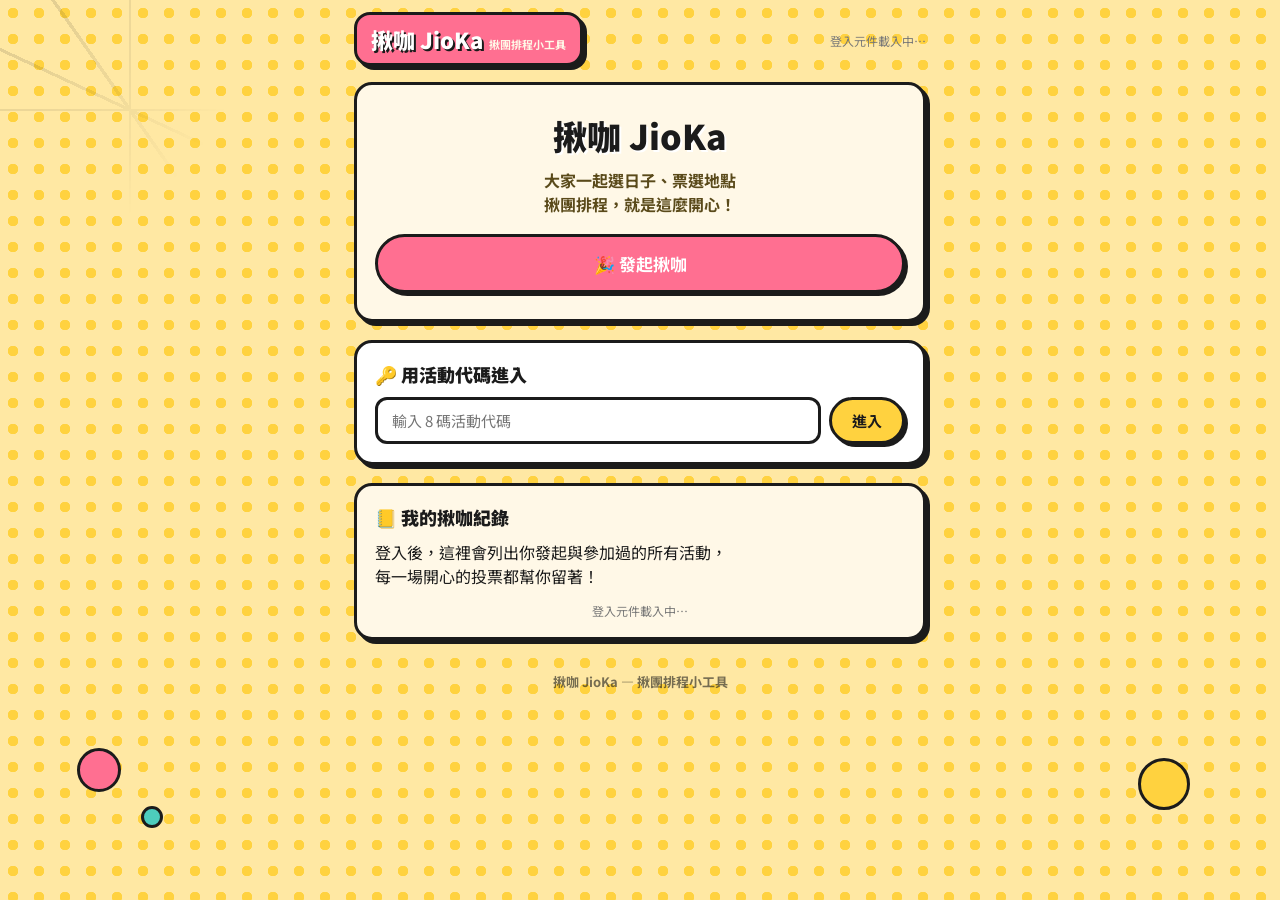
<file: docs/index.html>
<!DOCTYPE html>
<html lang="zh-Hant">
<head>
  <meta charset="UTF-8">
  <meta name="viewport" content="width=device-width, initial-scale=1.0, viewport-fit=cover">
  <meta name="description" content="揪咖 JioKa — 揪團排程小工具：用月曆勾選方便的日期時段、票選地點，輕鬆敲定聚會！">
  <title>揪咖 JioKa — 揪團排程小工具</title>
  <link rel="preconnect" href="https://fonts.googleapis.com">
  <link rel="preconnect" href="https://fonts.gstatic.com" crossorigin>
  <link href="https://fonts.googleapis.com/css2?family=Noto+Sans+TC:wght@400;500;700;900&display=swap" rel="stylesheet">
  <link rel="stylesheet" href="style.css">
  <link rel="icon" href="data:image/svg+xml,<svg xmlns='http://www.w3.org/2000/svg' viewBox='0 0 100 100'><text y='0.9em' font-size='90'>🎉</text></svg>">
</head>
<body>
  <!-- 漫畫風背景裝飾（halftone 網點 + 速度線，純 CSS 產生） -->
  <div class="bg-decoration" aria-hidden="true">
    <div class="speed-lines"></div>
    <div class="float-dot dot-pink"></div>
    <div class="float-dot dot-mint"></div>
    <div class="float-dot dot-yellow"></div>
  </div>

  <div id="app">
    <header id="topbar" class="topbar"></header>
    <main id="view" class="view">
      <div class="loading-card">
        <div class="loading-star">★</div>
        <p>揪咖載入中…</p>
      </div>
    </main>
    <footer class="footer">揪咖 JioKa — 揪團排程小工具</footer>
  </div>

  <div id="toast-root" aria-live="polite"></div>
  <div id="modal-root"></div>

  <script src="https://accounts.google.com/gsi/client" async defer></script>
  <script src="config.js"></script>
  <script src="app.js"></script>
</body>
</html>
</file>
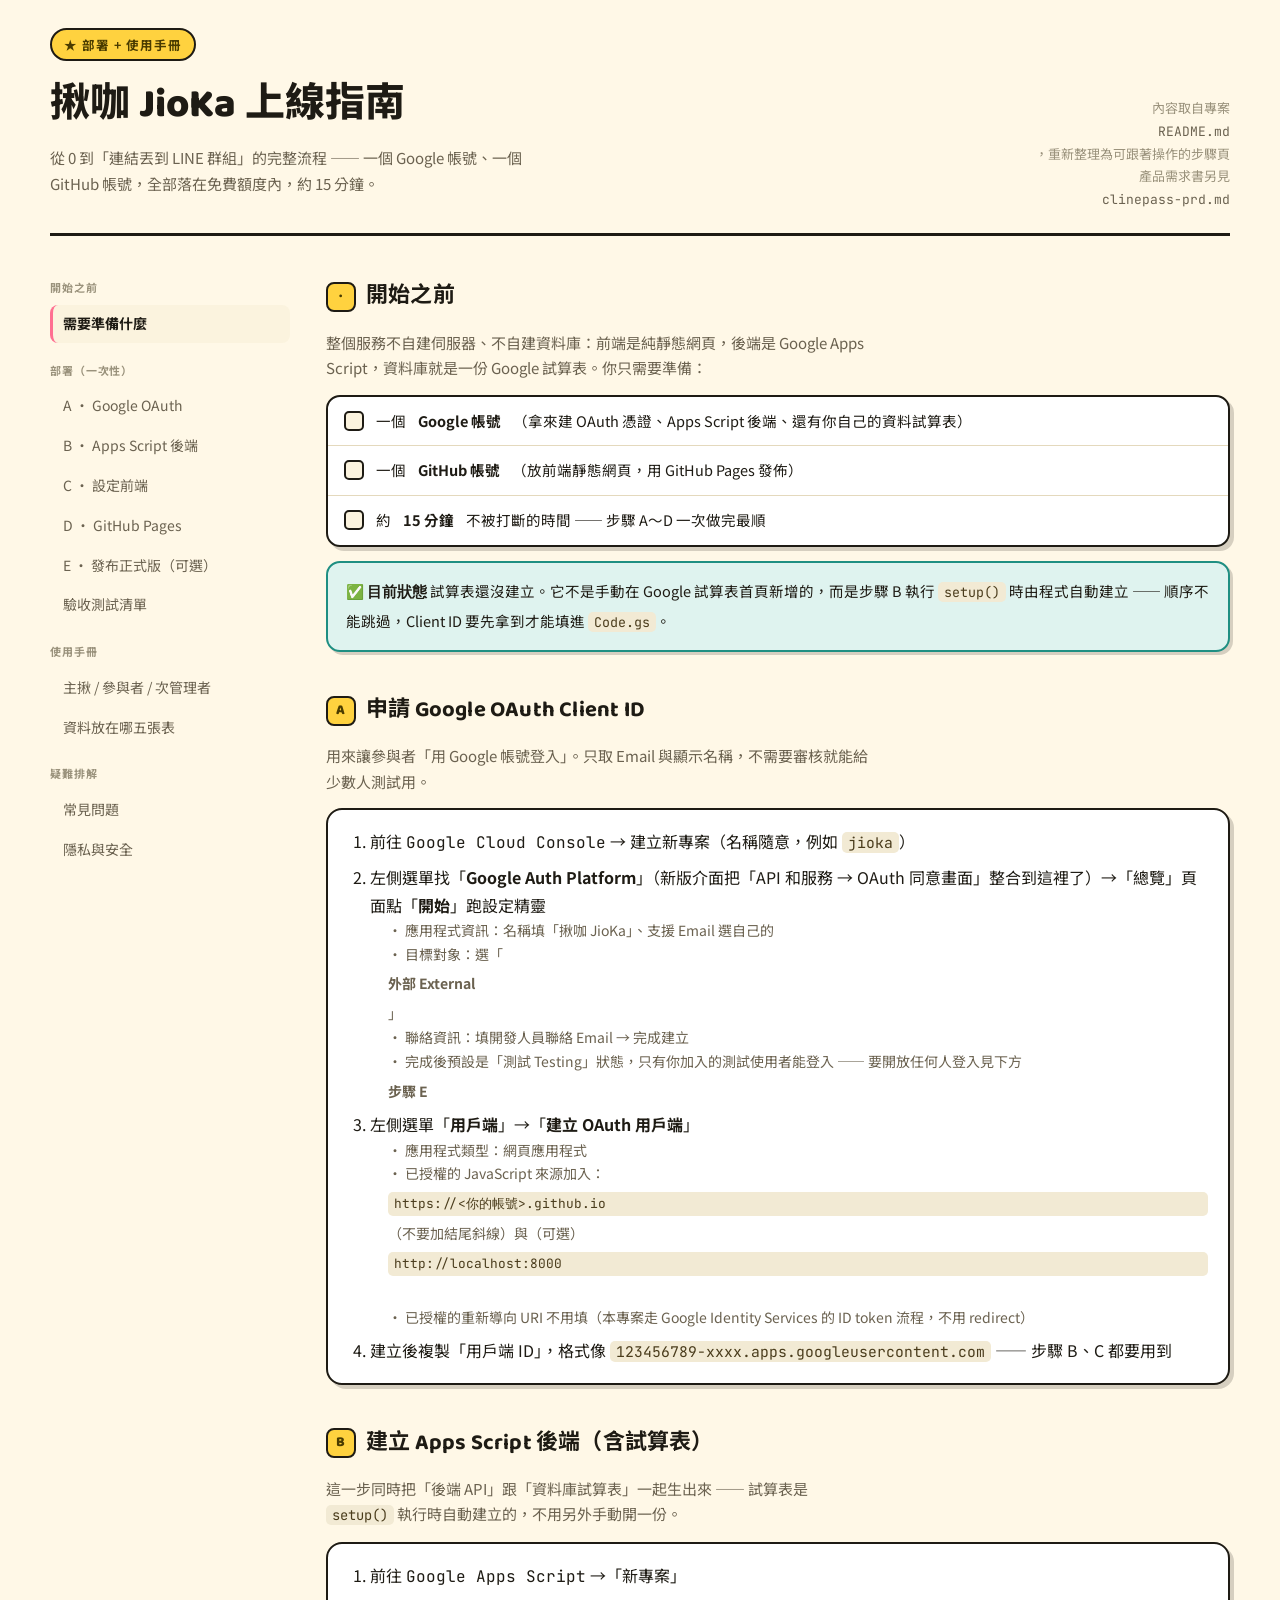
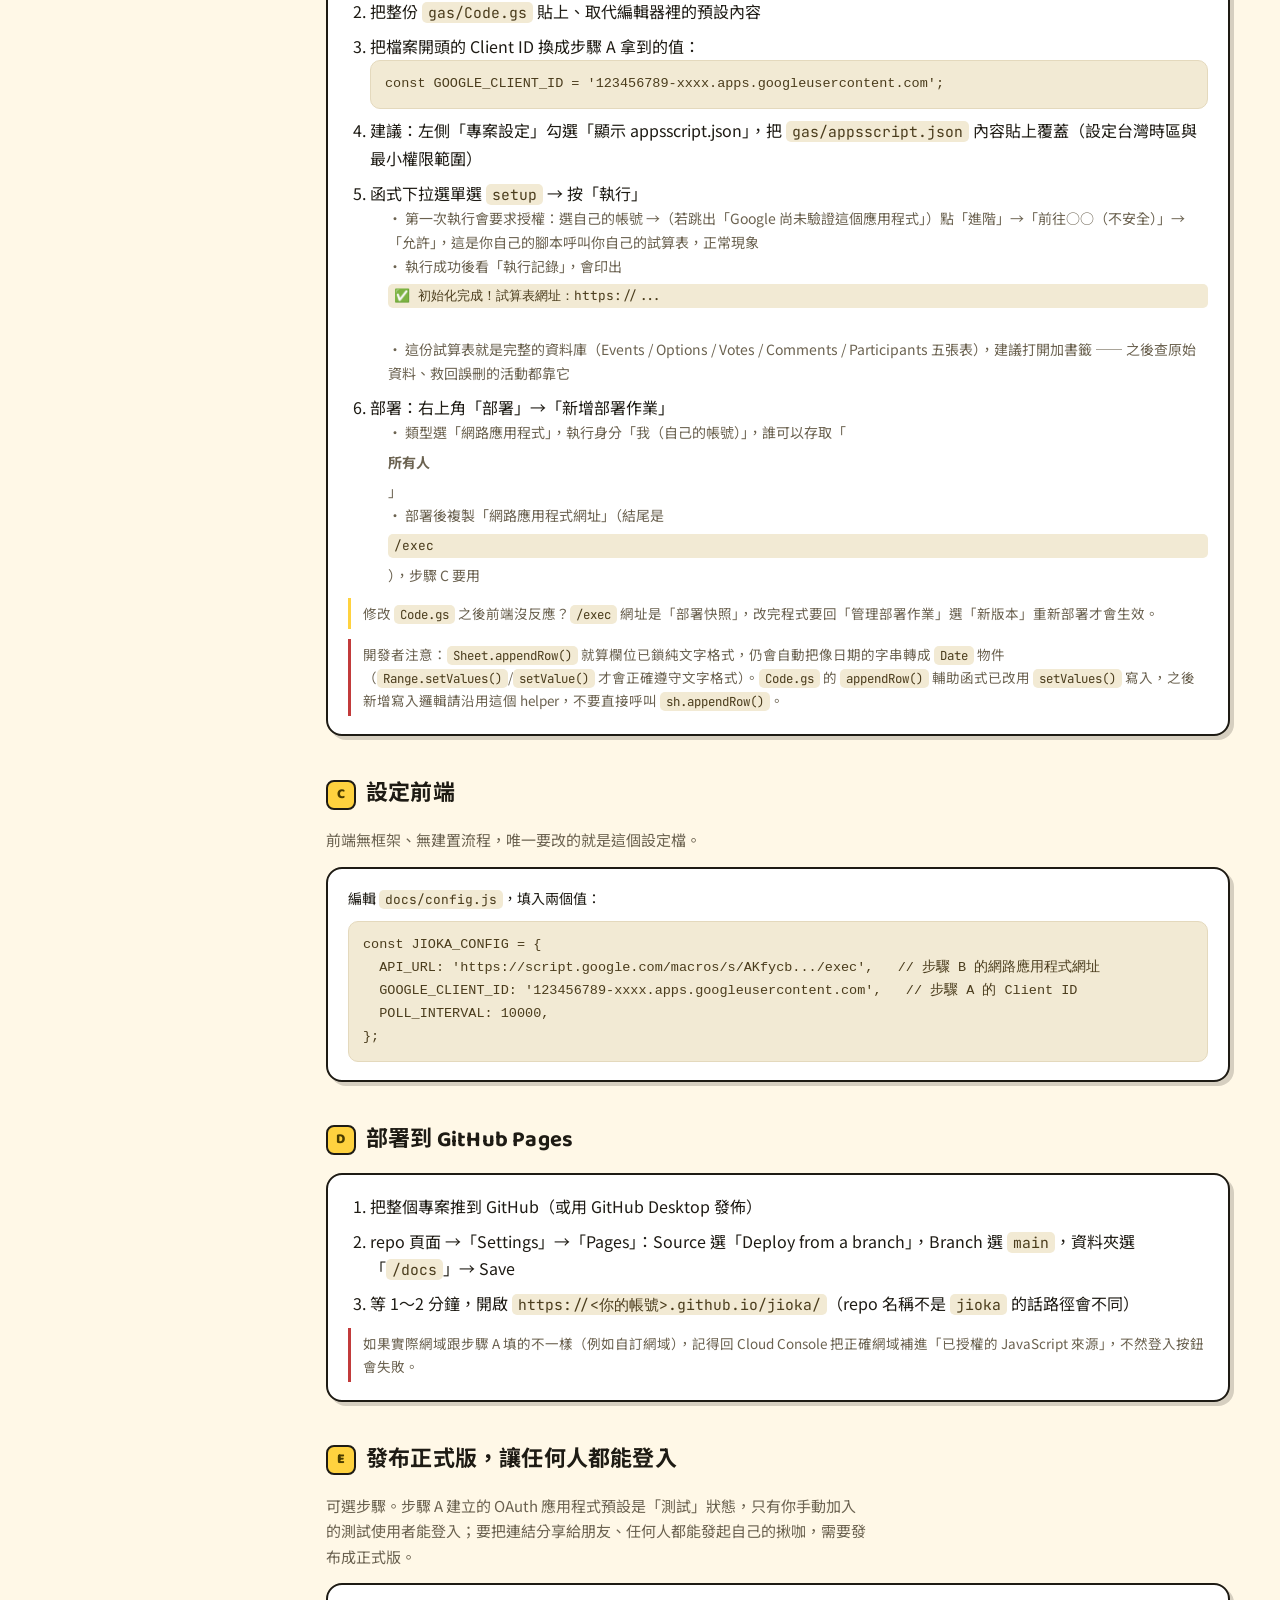
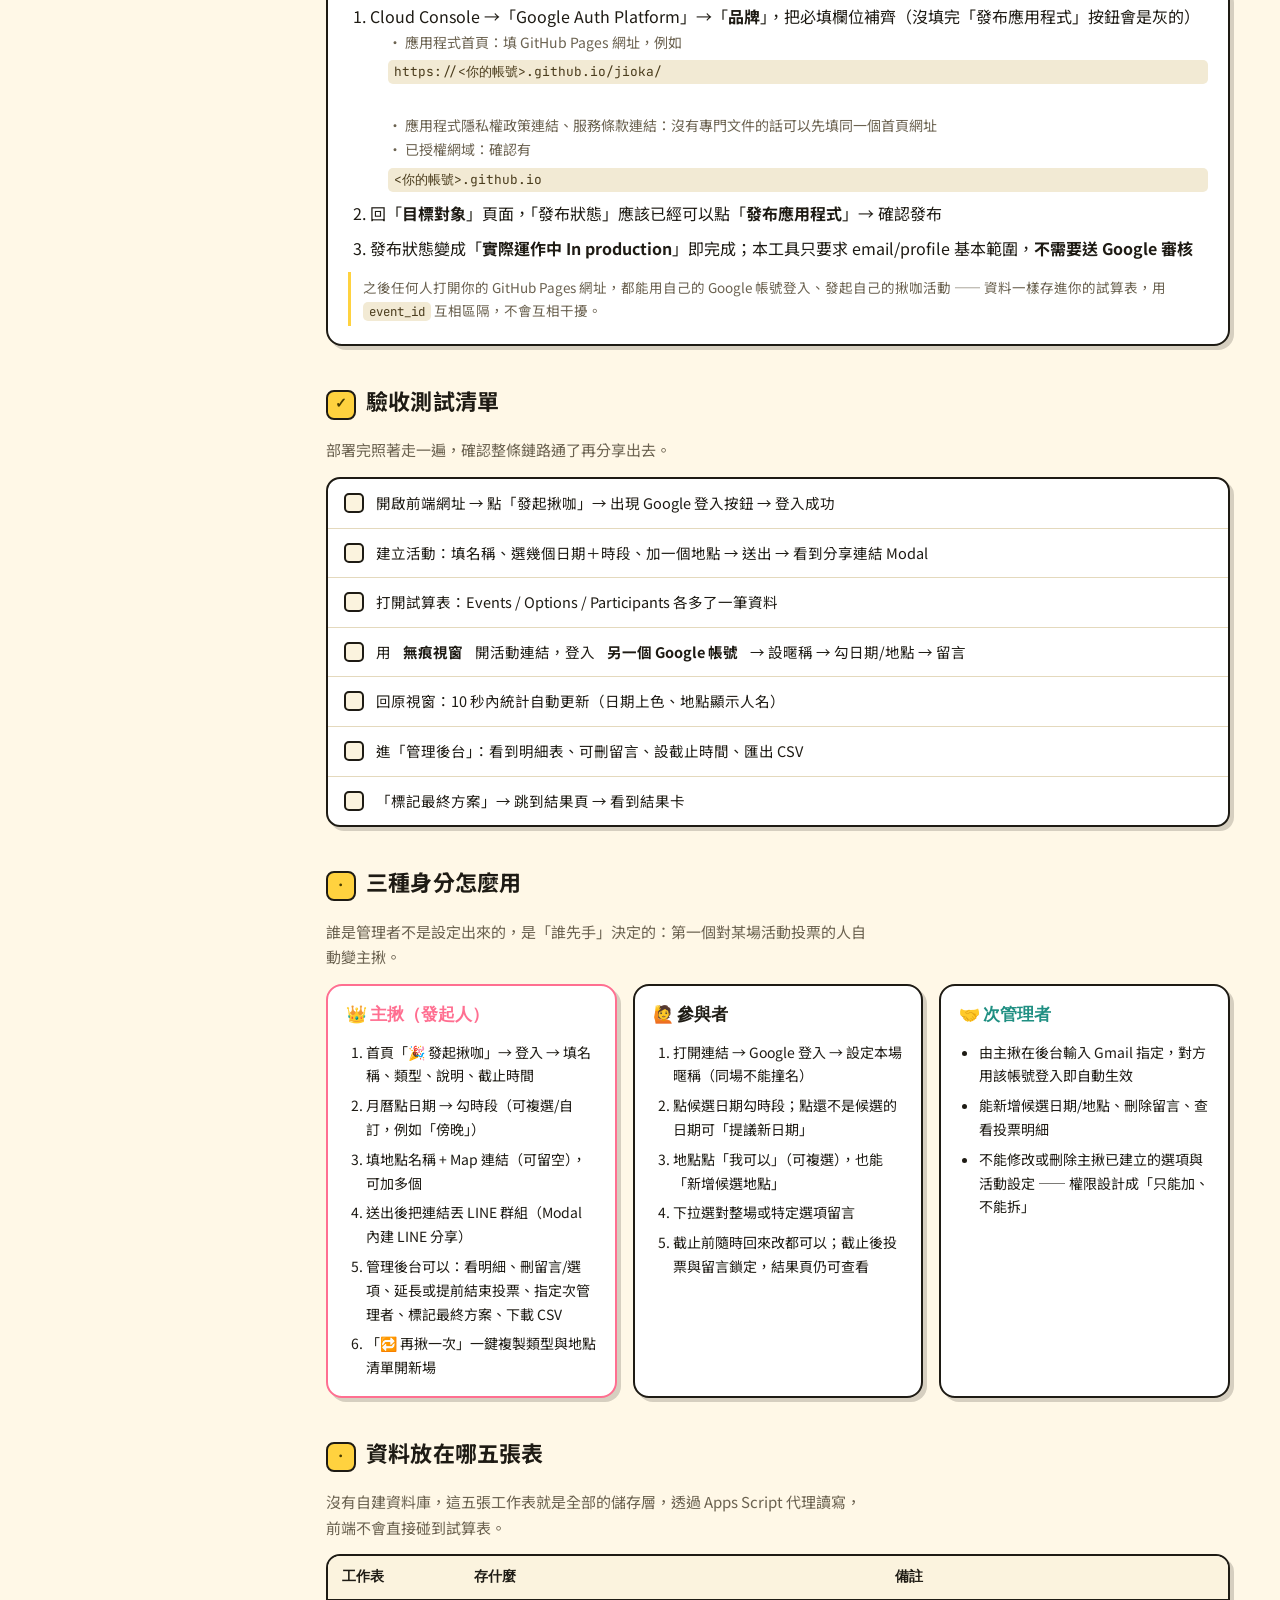
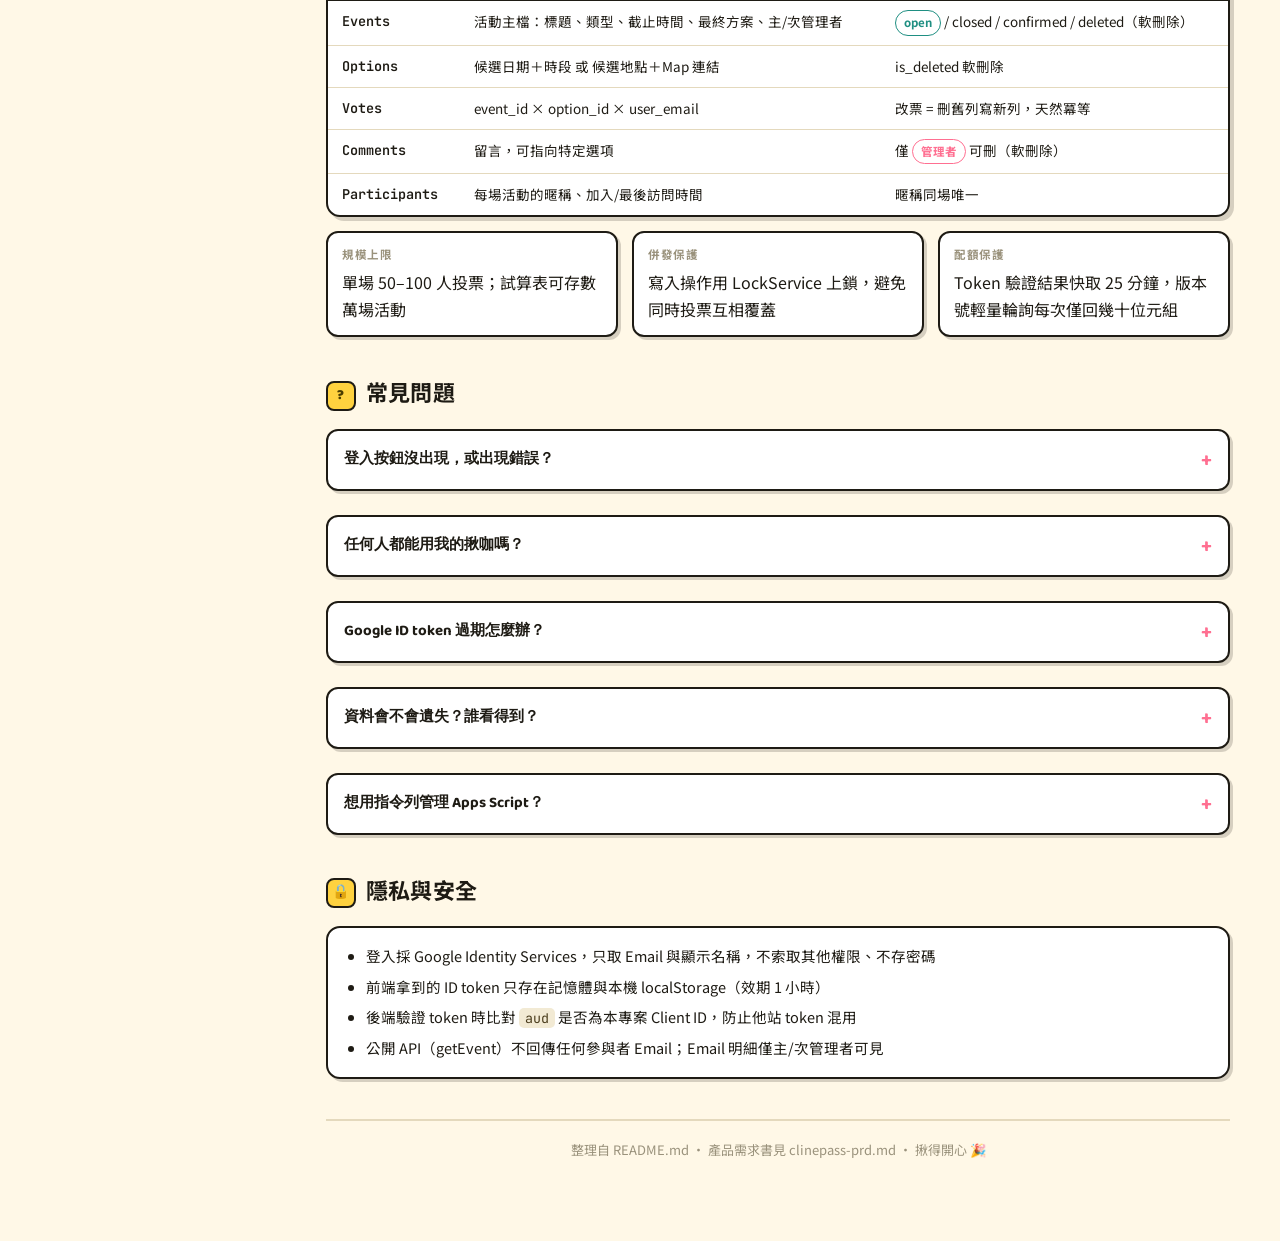
<file: docs/guide.html>
<!DOCTYPE html>
<html lang="zh-Hant">
<head>
<meta charset="UTF-8">
<meta name="viewport" content="width=device-width, initial-scale=1.0">
<title>揪咖部署手冊</title>
<link rel="icon" href="data:image/svg+xml,<svg xmlns='http://www.w3.org/2000/svg' viewBox='0 0 100 100'><text y='0.9em' font-size='90'>🎉</text></svg>">
<style>
  @import url('https://fonts.googleapis.com/css2?family=Baloo+2:wght@500;600;700;800&family=Noto+Sans+TC:wght@400;500;700;900&family=JetBrains+Mono:wght@400;500;600&display=swap');

  :root {
    --bg: #FFF8E7;
    --surface: #FFFFFF;
    --surface-soft: #FBF3DE;
    --ink: #1E1B14;
    --ink-soft: #6b6250;
    --ink-faint: #9a927c;
    --border: #1E1B14;
    --border-soft: #e4d9bd;
    --yellow: #FFD23F;
    --yellow-ink: #4a3c00;
    --pink: #FF6F91;
    --mint: #1f8f82;
    --mint-bg: #dff3ef;
    --code-bg: #f2ead4;
    --code-ink: #4a3c1c;
    --shadow: rgba(30, 27, 20, 0.18);
    --danger: #c23b3b;
    --danger-bg: #fbe6e6;
  }
  @media (prefers-color-scheme: dark) {
    :root:not([data-theme="light"]) {
      --bg: #1a170f;
      --surface: #242019;
      --surface-soft: #2b2519;
      --ink: #f3ecd9;
      --ink-soft: #c6bda3;
      --ink-faint: #8d846c;
      --border: #f3ecd9;
      --border-soft: #3c3524;
      --yellow: #FFD23F;
      --yellow-ink: #2a2200;
      --pink: #ff8aa4;
      --mint: #5fd6c6;
      --mint-bg: #163531;
      --code-bg: #2c2718;
      --code-ink: #ecd9a8;
      --shadow: rgba(0, 0, 0, 0.45);
      --danger: #ff8a8a;
      --danger-bg: #3a1f1f;
    }
  }
  :root[data-theme="dark"] {
    --bg: #1a170f;
    --surface: #242019;
    --surface-soft: #2b2519;
    --ink: #f3ecd9;
    --ink-soft: #c6bda3;
    --ink-faint: #8d846c;
    --border: #f3ecd9;
    --border-soft: #3c3524;
    --yellow: #FFD23F;
    --yellow-ink: #2a2200;
    --pink: #ff8aa4;
    --mint: #5fd6c6;
    --mint-bg: #163531;
    --code-bg: #2c2718;
    --code-ink: #ecd9a8;
    --shadow: rgba(0, 0, 0, 0.45);
    --danger: #ff8a8a;
    --danger-bg: #3a1f1f;
  }

  * { box-sizing: border-box; }
  html { background: var(--bg); }
  body {
    background: var(--bg);
    color: var(--ink);
    font-family: 'Noto Sans TC', 'PingFang TC', sans-serif;
    line-height: 1.7;
    padding-inline: 20px;
    margin: 0;
  }
  a { color: inherit; }
  h1, h2, h3 { font-family: 'Baloo 2', 'Noto Sans TC', sans-serif; text-wrap: balance; letter-spacing: 0.2px; }
  code, .mono { font-family: 'JetBrains Mono', ui-monospace, monospace; }

  .shell {
    max-width: 1180px;
    margin: 0 auto;
    display: grid;
    grid-template-columns: 240px minmax(0, 1fr);
    gap: 36px;
    padding-block: 28px 80px;
  }
  @media (max-width: 860px) {
    .shell { grid-template-columns: 1fr; }
  }

  /* ---- masthead ---- */
  .masthead {
    grid-column: 1 / -1;
    display: flex;
    flex-wrap: wrap;
    align-items: flex-end;
    justify-content: space-between;
    gap: 16px;
    padding-bottom: 22px;
    border-bottom: 3px solid var(--border);
    margin-bottom: 6px;
  }
  .masthead .eyebrow {
    display: inline-flex;
    align-items: center;
    gap: 8px;
    font-size: 12.5px;
    font-weight: 700;
    letter-spacing: 0.08em;
    text-transform: uppercase;
    color: var(--yellow-ink);
    background: var(--yellow);
    border: 2px solid var(--border);
    border-radius: 999px;
    padding: 4px 12px;
    width: fit-content;
    margin-bottom: 10px;
  }
  .masthead h1 { font-size: clamp(28px, 4vw, 40px); font-weight: 800; margin: 0; }
  .masthead .tagline { color: var(--ink-soft); font-size: 15px; margin-top: 6px; max-width: 62ch; }
  .masthead .meta { text-align: right; font-size: 13px; color: var(--ink-faint); }
  .masthead .meta .mono { display: block; color: var(--ink-soft); margin-top: 2px; }

  /* ---- nav ---- */
  nav.toc {
    align-self: start;
    position: sticky;
    top: 20px;
    display: flex;
    flex-direction: column;
    gap: 2px;
    font-size: 14px;
  }
  nav.toc .group-label {
    font-size: 11px;
    font-weight: 700;
    letter-spacing: 0.08em;
    text-transform: uppercase;
    color: var(--ink-faint);
    margin: 16px 0 6px;
  }
  nav.toc .group-label:first-child { margin-top: 0; }
  nav.toc a {
    text-decoration: none;
    color: var(--ink-soft);
    padding: 7px 10px;
    border-radius: 8px;
    border-left: 3px solid transparent;
  }
  nav.toc a:hover { background: var(--surface-soft); color: var(--ink); }
  nav.toc a.current { color: var(--ink); font-weight: 700; border-left-color: var(--pink); background: var(--surface-soft); }

  main { min-width: 0; display: flex; flex-direction: column; gap: 40px; }

  .callout {
    border: 2px solid var(--border);
    background: var(--surface);
    border-radius: 14px;
    padding: 16px 18px;
    box-shadow: 3px 3px 0 var(--shadow);
    font-size: 14.5px;
  }
  .callout.note { background: var(--mint-bg); border-color: var(--mint); }
  .callout strong.tag {
    display: inline-block;
    font-family: 'Baloo 2', sans-serif;
    font-weight: 700;
    margin-bottom: 4px;
  }

  section { scroll-margin-top: 18px; display: flex; flex-direction: column; gap: 14px; }
  section > h2 {
    font-size: 22px;
    display: flex;
    align-items: center;
    gap: 10px;
    margin: 0;
  }
  section > h2 .num {
    font-family: 'Baloo 2', sans-serif;
    font-weight: 800;
    font-size: 14px;
    color: var(--yellow-ink);
    background: var(--yellow);
    border: 2px solid var(--border);
    border-radius: 8px;
    min-width: 30px;
    height: 30px;
    display: inline-flex;
    align-items: center;
    justify-content: center;
  }
  section > p.lead { color: var(--ink-soft); margin: 0; max-width: 68ch; font-size: 15px; }

  .step {
    border: 2px solid var(--border);
    background: var(--surface);
    border-radius: 16px;
    padding: 18px 20px;
    box-shadow: 4px 4px 0 var(--shadow);
    display: flex;
    flex-direction: column;
    gap: 10px;
  }
  .step h3 {
    margin: 0;
    font-size: 17px;
    display: flex;
    align-items: baseline;
    gap: 8px;
  }
  .step h3 .letter { color: var(--pink); font-family: 'Baloo 2', sans-serif; font-weight: 800; }
  .step ol, .step ul { margin: 0; padding-left: 22px; display: flex; flex-direction: column; gap: 8px; }
  .step ol { list-style: decimal; }
  .step .sub { padding-left: 18px; display: flex; flex-direction: column; gap: 6px; font-size: 14px; color: var(--ink-soft); }

  code.inline, .kv code {
    background: var(--code-bg);
    color: var(--code-ink);
    padding: 1px 6px;
    border-radius: 5px;
    font-size: 0.92em;
  }
  pre {
    background: var(--code-bg);
    color: var(--code-ink);
    border: 1px solid var(--border-soft);
    border-radius: 10px;
    padding: 12px 14px;
    overflow-x: auto;
    font-size: 13.5px;
    margin: 0;
  }

  .field-note {
    border-left: 3px solid var(--yellow);
    padding: 4px 0 4px 12px;
    font-size: 13.5px;
    color: var(--ink-soft);
  }
  .field-note.warn { border-left-color: var(--danger); }

  /* checklist */
  .checklist { display: flex; flex-direction: column; gap: 0; border: 2px solid var(--border); border-radius: 14px; overflow: hidden; background: var(--surface); box-shadow: 4px 4px 0 var(--shadow); }
  .checklist .item {
    display: flex; align-items: flex-start; gap: 12px;
    padding: 12px 16px;
    border-bottom: 1px solid var(--border-soft);
    font-size: 14.5px;
  }
  .checklist .item:last-child { border-bottom: none; }
  .checklist .box {
    flex: none; width: 20px; height: 20px; margin-top: 2px;
    border: 2px solid var(--border); border-radius: 5px; background: var(--surface-soft);
  }

  /* role cards */
  .roles { display: grid; grid-template-columns: repeat(auto-fit, minmax(260px, 1fr)); gap: 16px; }
  .role-card {
    border: 2px solid var(--border); border-radius: 16px; padding: 16px 18px; background: var(--surface);
    box-shadow: 4px 4px 0 var(--shadow);
    display: flex; flex-direction: column; gap: 10px;
  }
  .role-card .role-title { font-family: 'Baloo 2', sans-serif; font-weight: 700; font-size: 17px; display: flex; align-items: center; gap: 8px; }
  .role-card ol, .role-card ul { margin: 0; padding-left: 20px; font-size: 14px; display: flex; flex-direction: column; gap: 6px; }
  .role-card.owner { border-color: var(--pink); }
  .role-card.owner .role-title { color: var(--pink); }
  .role-card.coadmin .role-title { color: var(--mint); }

  /* data model table */
  .table-wrap { overflow-x: auto; border: 2px solid var(--border); border-radius: 14px; background: var(--surface); box-shadow: 4px 4px 0 var(--shadow); }
  table { border-collapse: collapse; width: 100%; font-size: 13.5px; min-width: 560px; }
  thead th {
    text-align: left; font-family: 'Baloo 2', sans-serif; font-weight: 700;
    background: var(--surface-soft); padding: 10px 14px; border-bottom: 2px solid var(--border);
    white-space: nowrap;
  }
  tbody td { padding: 9px 14px; border-bottom: 1px solid var(--border-soft); vertical-align: top; }
  tbody tr:last-child td { border-bottom: none; }
  tbody td:first-child { font-family: 'JetBrains Mono', monospace; font-weight: 600; white-space: nowrap; }
  .pill { display: inline-block; font-size: 11.5px; font-weight: 700; padding: 2px 8px; border-radius: 999px; border: 1.5px solid currentColor; }
  .pill.open { color: var(--mint); }
  .pill.owner { color: var(--pink); }

  /* faq */
  details {
    border: 2px solid var(--border); border-radius: 12px; background: var(--surface);
    padding: 12px 16px; box-shadow: 3px 3px 0 var(--shadow);
  }
  details + details { margin-top: 10px; }
  details summary {
    cursor: pointer; font-weight: 700; font-family: 'Baloo 2', sans-serif; font-size: 15px;
    list-style: none; display: flex; align-items: center; justify-content: space-between; gap: 10px;
  }
  details summary::-webkit-details-marker { display: none; }
  details summary::after { content: '+'; font-size: 20px; color: var(--pink); flex: none; }
  details[open] summary::after { content: '–'; }
  details p { margin: 10px 0 0; font-size: 14px; color: var(--ink-soft); }

  .kv-grid { display: grid; grid-template-columns: repeat(auto-fit, minmax(220px,1fr)); gap: 14px; }
  .kv { border: 2px solid var(--border); border-radius: 12px; padding: 12px 14px; background: var(--surface); box-shadow: 3px 3px 0 var(--shadow); }
  .kv .k { font-size: 11.5px; text-transform: uppercase; letter-spacing: .06em; color: var(--ink-faint); font-weight: 700; margin-bottom: 4px; }

  footer.page-foot {
    grid-column: 1 / -1;
    border-top: 2px solid var(--border-soft);
    padding-top: 18px;
    font-size: 13px;
    color: var(--ink-faint);
    text-align: center;
  }

  @media (prefers-reduced-motion: no-preference) {
    section { animation: rise .5s ease both; }
    @keyframes rise { from { opacity: 0; transform: translateY(6px);} to { opacity:1; transform:none; } }
  }
</style>
</head>
<body>
<div class="shell">
  <div class="masthead">
    <div>
      <span class="eyebrow">★ 部署 + 使用手冊</span>
      <h1>揪咖 JioKa 上線指南</h1>
      <p class="tagline">從 0 到「連結丟到 LINE 群組」的完整流程 —— 一個 Google 帳號、一個 GitHub 帳號，全部落在免費額度內，約 15 分鐘。</p>
    </div>
    <div class="meta">
      內容取自專案 <span class="mono">README.md</span>，重新整理為可跟著操作的步驟頁<br>
      產品需求書另見 <span class="mono">clinepass-prd.md</span>
    </div>
  </div>

  <nav class="toc" aria-label="目錄">
    <span class="group-label">開始之前</span>
    <a href="#before" data-nav>需要準備什麼</a>
    <span class="group-label">部署（一次性）</span>
    <a href="#step-a" data-nav>A · Google OAuth</a>
    <a href="#step-b" data-nav>B · Apps Script 後端</a>
    <a href="#step-c" data-nav>C · 設定前端</a>
    <a href="#step-d" data-nav>D · GitHub Pages</a>
    <a href="#step-e" data-nav>E · 發布正式版（可選）</a>
    <a href="#verify" data-nav>驗收測試清單</a>
    <span class="group-label">使用手冊</span>
    <a href="#roles" data-nav>主揪 / 參與者 / 次管理者</a>
    <a href="#data-model" data-nav>資料放在哪五張表</a>
    <span class="group-label">疑難排解</span>
    <a href="#faq" data-nav>常見問題</a>
    <a href="#privacy" data-nav>隱私與安全</a>
  </nav>

  <main>
    <section id="before">
      <h2><span class="num">·</span>開始之前</h2>
      <p class="lead">整個服務不自建伺服器、不自建資料庫：前端是純靜態網頁，後端是 Google Apps Script，資料庫就是一份 Google 試算表。你只需要準備：</p>
      <div class="checklist">
        <div class="item"><span class="box"></span>一個 <strong>Google 帳號</strong>（拿來建 OAuth 憑證、Apps Script 後端、還有你自己的資料試算表）</div>
        <div class="item"><span class="box"></span>一個 <strong>GitHub 帳號</strong>（放前端靜態網頁，用 GitHub Pages 發佈）</div>
        <div class="item"><span class="box"></span>約 <strong>15 分鐘</strong>不被打斷的時間 —— 步驟 A～D 一次做完最順</div>
      </div>
      <div class="callout note">
        <strong class="tag">✅ 目前狀態</strong>
        試算表還沒建立。它不是手動在 Google 試算表首頁新增的，而是步驟 B 執行 <code class="inline">setup()</code> 時由程式自動建立 —— 順序不能跳過，Client ID 要先拿到才能填進 <code class="inline">Code.gs</code>。
      </div>
    </section>

    <section id="step-a">
      <h2><span class="num">A</span>申請 Google OAuth Client ID</h2>
      <p class="lead">用來讓參與者「用 Google 帳號登入」。只取 Email 與顯示名稱，不需要審核就能給少數人測試用。</p>
      <div class="step">
        <ol>
          <li>前往 <span class="mono">Google Cloud Console</span> → 建立新專案（名稱隨意，例如 <code class="inline">jioka</code>）</li>
          <li>左側選單找「<strong>Google Auth Platform</strong>」（新版介面把「API 和服務 → OAuth 同意畫面」整合到這裡了）→「總覽」頁面點「<strong>開始</strong>」跑設定精靈
            <div class="sub">
              · 應用程式資訊：名稱填「揪咖 JioKa」、支援 Email 選自己的<br>
              · 目標對象：選「<strong>外部 External</strong>」<br>
              · 聯絡資訊：填開發人員聯絡 Email → 完成建立<br>
              · 完成後預設是「測試 Testing」狀態，只有你加入的測試使用者能登入 —— 要開放任何人登入見下方 <strong>步驟 E</strong>
            </div>
          </li>
          <li>左側選單「<strong>用戶端</strong>」→「<strong>建立 OAuth 用戶端</strong>」
            <div class="sub">
              · 應用程式類型：網頁應用程式<br>
              · 已授權的 JavaScript 來源加入：<code class="inline">https://&lt;你的帳號&gt;.github.io</code>（不要加結尾斜線）與（可選）<code class="inline">http://localhost:8000</code><br>
              · 已授權的重新導向 URI 不用填（本專案走 Google Identity Services 的 ID token 流程，不用 redirect）
            </div>
          </li>
          <li>建立後複製「用戶端 ID」，格式像 <code class="inline">123456789-xxxx.apps.googleusercontent.com</code> —— 步驟 B、C 都要用到</li>
        </ol>
      </div>
    </section>

    <section id="step-b">
      <h2><span class="num">B</span>建立 Apps Script 後端（含試算表）</h2>
      <p class="lead">這一步同時把「後端 API」跟「資料庫試算表」一起生出來 —— 試算表是 <code class="inline">setup()</code> 執行時自動建立的，不用另外手動開一份。</p>
      <div class="step">
        <ol>
          <li>前往 <span class="mono">Google Apps Script</span> →「新專案」</li>
          <li>把整份 <code class="inline">gas/Code.gs</code> 貼上、取代編輯器裡的預設內容</li>
          <li>把檔案開頭的 Client ID 換成步驟 A 拿到的值：
            <pre>const GOOGLE_CLIENT_ID = '123456789-xxxx.apps.googleusercontent.com';</pre>
          </li>
          <li>建議：左側「專案設定」勾選「顯示 appsscript.json」，把 <code class="inline">gas/appsscript.json</code> 內容貼上覆蓋（設定台灣時區與最小權限範圍）</li>
          <li>函式下拉選單選 <code class="inline">setup</code> → 按「執行」
            <div class="sub">
              · 第一次執行會要求授權：選自己的帳號 →（若跳出「Google 尚未驗證這個應用程式」）點「進階」→「前往○○（不安全）」→「允許」，這是你自己的腳本呼叫你自己的試算表，正常現象<br>
              · 執行成功後看「執行記錄」，會印出 <code class="inline">✅ 初始化完成！試算表網址：https://...</code><br>
              · 這份試算表就是完整的資料庫（Events / Options / Votes / Comments / Participants 五張表），建議打開加書籤 —— 之後查原始資料、救回誤刪的活動都靠它
            </div>
          </li>
          <li>部署：右上角「部署」→「新增部署作業」
            <div class="sub">
              · 類型選「網路應用程式」，執行身分「我（自己的帳號）」，誰可以存取「<strong>所有人</strong>」<br>
              · 部署後複製「網路應用程式網址」（結尾是 <code class="inline">/exec</code>），步驟 C 要用
            </div>
          </li>
        </ol>
        <div class="field-note">修改 <code class="inline">Code.gs</code> 之後前端沒反應？<code class="inline">/exec</code> 網址是「部署快照」，改完程式要回「管理部署作業」選「新版本」重新部署才會生效。</div>
        <div class="field-note warn">開發者注意：<code class="inline">Sheet.appendRow()</code> 就算欄位已鎖純文字格式，仍會自動把像日期的字串轉成 <code class="inline">Date</code> 物件（<code class="inline">Range.setValues()</code>/<code class="inline">setValue()</code> 才會正確遵守文字格式）。<code class="inline">Code.gs</code> 的 <code class="inline">appendRow()</code> 輔助函式已改用 <code class="inline">setValues()</code> 寫入，之後新增寫入邏輯請沿用這個 helper，不要直接呼叫 <code class="inline">sh.appendRow()</code>。</div>
      </div>
    </section>

    <section id="step-c">
      <h2><span class="num">C</span>設定前端</h2>
      <p class="lead">前端無框架、無建置流程，唯一要改的就是這個設定檔。</p>
      <div class="step">
        <p style="margin:0;font-size:14px">編輯 <code class="inline">docs/config.js</code>，填入兩個值：</p>
        <pre>const JIOKA_CONFIG = {
  API_URL: 'https://script.google.com/macros/s/AKfycb.../exec',   // 步驟 B 的網路應用程式網址
  GOOGLE_CLIENT_ID: '123456789-xxxx.apps.googleusercontent.com',   // 步驟 A 的 Client ID
  POLL_INTERVAL: 10000,
};</pre>
      </div>
    </section>

    <section id="step-d">
      <h2><span class="num">D</span>部署到 GitHub Pages</h2>
      <div class="step">
        <ol>
          <li>把整個專案推到 GitHub（或用 GitHub Desktop 發佈）</li>
          <li>repo 頁面 →「Settings」→「Pages」：Source 選「Deploy from a branch」，Branch 選 <code class="inline">main</code>，資料夾選「<code class="inline">/docs</code>」→ Save</li>
          <li>等 1～2 分鐘，開啟 <code class="inline">https://&lt;你的帳號&gt;.github.io/jioka/</code>（repo 名稱不是 <code class="inline">jioka</code> 的話路徑會不同）</li>
        </ol>
        <div class="field-note warn">如果實際網域跟步驟 A 填的不一樣（例如自訂網域），記得回 Cloud Console 把正確網域補進「已授權的 JavaScript 來源」，不然登入按鈕會失敗。</div>
      </div>
    </section>

    <section id="step-e">
      <h2><span class="num">E</span>發布正式版，讓任何人都能登入</h2>
      <p class="lead">可選步驟。步驟 A 建立的 OAuth 應用程式預設是「測試」狀態，只有你手動加入的測試使用者能登入；要把連結分享給朋友、任何人都能發起自己的揪咖，需要發布成正式版。</p>
      <div class="step">
        <ol>
          <li>Cloud Console →「Google Auth Platform」→「<strong>品牌</strong>」，把必填欄位補齊（沒填完「發布應用程式」按鈕會是灰的）
            <div class="sub">
              · 應用程式首頁：填 GitHub Pages 網址，例如 <code class="inline">https://&lt;你的帳號&gt;.github.io/jioka/</code><br>
              · 應用程式隱私權政策連結、服務條款連結：沒有專門文件的話可以先填同一個首頁網址<br>
              · 已授權網域：確認有 <code class="inline">&lt;你的帳號&gt;.github.io</code>
            </div>
          </li>
          <li>回「<strong>目標對象</strong>」頁面，「發布狀態」應該已經可以點「<strong>發布應用程式</strong>」→ 確認發布</li>
          <li>發布狀態變成「<strong>實際運作中 In production</strong>」即完成；本工具只要求 email/profile 基本範圍，<strong>不需要送 Google 審核</strong></li>
        </ol>
        <div class="field-note">之後任何人打開你的 GitHub Pages 網址，都能用自己的 Google 帳號登入、發起自己的揪咖活動 —— 資料一樣存進你的試算表，用 <code class="inline">event_id</code> 互相區隔，不會互相干擾。</div>
      </div>
    </section>

    <section id="verify">
      <h2><span class="num">✓</span>驗收測試清單</h2>
      <p class="lead">部署完照著走一遍，確認整條鏈路通了再分享出去。</p>
      <div class="checklist">
        <div class="item"><span class="box"></span>開啟前端網址 → 點「發起揪咖」→ 出現 Google 登入按鈕 → 登入成功</div>
        <div class="item"><span class="box"></span>建立活動：填名稱、選幾個日期＋時段、加一個地點 → 送出 → 看到分享連結 Modal</div>
        <div class="item"><span class="box"></span>打開試算表：Events / Options / Participants 各多了一筆資料</div>
        <div class="item"><span class="box"></span>用<strong>無痕視窗</strong>開活動連結，登入<strong>另一個 Google 帳號</strong> → 設暱稱 → 勾日期/地點 → 留言</div>
        <div class="item"><span class="box"></span>回原視窗：10 秒內統計自動更新（日期上色、地點顯示人名）</div>
        <div class="item"><span class="box"></span>進「管理後台」：看到明細表、可刪留言、設截止時間、匯出 CSV</div>
        <div class="item"><span class="box"></span>「標記最終方案」→ 跳到結果頁 → 看到結果卡</div>
      </div>
    </section>

    <section id="roles">
      <h2><span class="num">·</span>三種身分怎麼用</h2>
      <p class="lead">誰是管理者不是設定出來的，是「誰先手」決定的：第一個對某場活動投票的人自動變主揪。</p>
      <div class="roles">
        <div class="role-card owner">
          <div class="role-title">👑 主揪（發起人）</div>
          <ol>
            <li>首頁「🎉 發起揪咖」→ 登入 → 填名稱、類型、說明、截止時間</li>
            <li>月曆點日期 → 勾時段（可複選/自訂，例如「傍晚」）</li>
            <li>填地點名稱 + Map 連結（可留空），可加多個</li>
            <li>送出後把連結丟 LINE 群組（Modal 內建 LINE 分享）</li>
            <li>管理後台可以：看明細、刪留言/選項、延長或提前結束投票、指定次管理者、標記最終方案、下載 CSV</li>
            <li>「🔁 再揪一次」一鍵複製類型與地點清單開新場</li>
          </ol>
        </div>
        <div class="role-card">
          <div class="role-title">🙋 參與者</div>
          <ol>
            <li>打開連結 → Google 登入 → 設定本場暱稱（同場不能撞名）</li>
            <li>點候選日期勾時段；點還不是候選的日期可「提議新日期」</li>
            <li>地點點「我可以」（可複選），也能「新增候選地點」</li>
            <li>下拉選對整場或特定選項留言</li>
            <li>截止前隨時回來改都可以；截止後投票與留言鎖定，結果頁仍可查看</li>
          </ol>
        </div>
        <div class="role-card coadmin">
          <div class="role-title">🤝 次管理者</div>
          <ul>
            <li>由主揪在後台輸入 Gmail 指定，對方用該帳號登入即自動生效</li>
            <li>能新增候選日期/地點、刪除留言、查看投票明細</li>
            <li>不能修改或刪除主揪已建立的選項與活動設定 —— 權限設計成「只能加、不能拆」</li>
          </ul>
        </div>
      </div>
    </section>

    <section id="data-model">
      <h2><span class="num">·</span>資料放在哪五張表</h2>
      <p class="lead">沒有自建資料庫，這五張工作表就是全部的儲存層，透過 Apps Script 代理讀寫，前端不會直接碰到試算表。</p>
      <div class="table-wrap">
        <table>
          <thead><tr><th>工作表</th><th>存什麼</th><th>備註</th></tr></thead>
          <tbody>
            <tr><td>Events</td><td>活動主檔：標題、類型、截止時間、最終方案、主/次管理者</td><td><span class="pill open">open</span> / closed / confirmed / deleted（軟刪除）</td></tr>
            <tr><td>Options</td><td>候選日期＋時段 或 候選地點＋Map 連結</td><td>is_deleted 軟刪除</td></tr>
            <tr><td>Votes</td><td>event_id × option_id × user_email</td><td>改票 = 刪舊列寫新列，天然冪等</td></tr>
            <tr><td>Comments</td><td>留言，可指向特定選項</td><td>僅 <span class="pill owner">管理者</span> 可刪（軟刪除）</td></tr>
            <tr><td>Participants</td><td>每場活動的暱稱、加入/最後訪問時間</td><td>暱稱同場唯一</td></tr>
          </tbody>
        </table>
      </div>
      <div class="kv-grid">
        <div class="kv"><div class="k">規模上限</div>單場 50–100 人投票；試算表可存數萬場活動</div>
        <div class="kv"><div class="k">併發保護</div>寫入操作用 LockService 上鎖，避免同時投票互相覆蓋</div>
        <div class="kv"><div class="k">配額保護</div>Token 驗證結果快取 25 分鐘，版本號輕量輪詢每次僅回幾十位元組</div>
      </div>
    </section>

    <section id="faq">
      <h2><span class="num">?</span>常見問題</h2>
      <details>
        <summary>登入按鈕沒出現，或出現錯誤？</summary>
        <p>檢查 Cloud Console「已授權的 JavaScript 來源」是否包含你實際開啟的網域（<code class="inline">https://xxx.github.io</code>，注意大小寫與有無尾斜線）。前後端兩處的 Client ID 要填同一組。</p>
      </details>
      <details>
        <summary>任何人都能用我的揪咖嗎？</summary>
        <p>OAuth 同意畫面若是「測試」狀態，只有你加入的測試使用者能登入；要開放給任何人，照 <a href="#step-e">步驟 E</a> 發布成正式版即可，通常無需人工審核。</p>
      </details>
      <details>
        <summary>Google ID token 過期怎麼辦？</summary>
        <p>效期 1 小時，過期後操作會提示重新登入，再點一次登入按鈕即可，投票資料不會遺失。</p>
      </details>
      <details>
        <summary>資料會不會遺失？誰看得到？</summary>
        <p>所有資料存在你（部署者）帳號下的試算表，前端完全碰不到，只能透過 Apps Script API 存取。刪除活動/選項/留言都是軟刪除（標記不顯示），要復原可直接改試算表。</p>
      </details>
      <details>
        <summary>想用指令列管理 Apps Script？</summary>
        <p>可安裝 <code class="inline">clasp</code>：<code class="inline">npm i -g clasp</code> → <code class="inline">clasp login</code> → 在 <code class="inline">gas/</code> 目錄 <code class="inline">clasp create</code> 或 <code class="inline">clasp clone</code> → <code class="inline">clasp push</code> 推送程式，方便版控。</p>
      </details>
    </section>

    <section id="privacy">
      <h2><span class="num">🔒</span>隱私與安全</h2>
      <div class="callout">
        <ul style="margin:0;padding-left:20px;display:flex;flex-direction:column;gap:6px;font-size:14.5px">
          <li>登入採 Google Identity Services，只取 Email 與顯示名稱，不索取其他權限、不存密碼</li>
          <li>前端拿到的 ID token 只存在記憶體與本機 localStorage（效期 1 小時）</li>
          <li>後端驗證 token 時比對 <code class="inline">aud</code> 是否為本專案 Client ID，防止他站 token 混用</li>
          <li>公開 API（getEvent）不回傳任何參與者 Email；Email 明細僅主/次管理者可見</li>
        </ul>
      </div>
    </section>

    <footer class="page-foot">整理自 README.md ・ 產品需求書見 clinepass-prd.md ・ 揪得開心 🎉</footer>
  </main>
</div>

<script>
  (function () {
    var links = Array.prototype.slice.call(document.querySelectorAll('nav.toc a[data-nav]'));
    var targets = links.map(function (a) { return document.querySelector(a.getAttribute('href')); }).filter(Boolean);
    function onScroll() {
      var y = window.scrollY + 120;
      var current = targets[0];
      targets.forEach(function (t) { if (t.offsetTop <= y) current = t; });
      links.forEach(function (a) {
        a.classList.toggle('current', a.getAttribute('href') === '#' + current.id);
      });
    }
    document.addEventListener('scroll', onScroll, { passive: true });
    onScroll();
  })();
</script>
</body>
</html>
</file>
<file: docs/style.css>
/* ============================================================
   揪咖 JioKa — 漫畫風樣式
   色系：亮黃 #FFD23F / 桃紅 #FF6F91 / 薄荷藍綠 #4DCCBD /
         米白 #FFF8E7 / 墨黑 #1B1B1B
   ============================================================ */
:root {
  --yellow: #FFD23F;
  --yellow-light: #FFE8A3;
  --yellow-pale: #FFE39A;
  --orange: #FF9F43;
  --pink: #FF6F91;
  --mint: #4DCCBD;
  --paper: #FFF8E7;
  --ink: #1B1B1B;
  --gray: #777777;
  --radius-card: 18px;
  --border: 3px solid var(--ink);
  --shadow-hard: 4px 4px 0 var(--ink);
}

* { box-sizing: border-box; margin: 0; padding: 0; }
html { -webkit-text-size-adjust: 100%; }

body {
  font-family: 'Noto Sans TC', 'PingFang TC', 'Microsoft JhengHei', sans-serif;
  color: var(--ink);
  min-height: 100vh;
  /* 淡黃 halftone 半色調網點背景 */
  background-color: var(--yellow-light);
  background-image: radial-gradient(circle, var(--yellow) 5px, transparent 5.5px);
  background-size: 26px 26px;
}

/* 漫畫裝飾：速度線 + 浮動圓點 */
.bg-decoration { position: fixed; inset: 0; pointer-events: none; z-index: 0; }
.speed-lines {
  position: absolute; top: 0; left: 0; width: 260px; height: 220px; opacity: 0.15;
  background:
    linear-gradient(25deg, transparent 49.5%, var(--ink) 49.5%, var(--ink) 50.5%, transparent 50.5%),
    linear-gradient(55deg, transparent 49.5%, var(--ink) 49.5%, var(--ink) 50.5%, transparent 50.5%),
    linear-gradient(90deg, transparent 49.5%, var(--ink) 49.5%, var(--ink) 50.5%, transparent 50.5%),
    linear-gradient(0deg, transparent 49.5%, var(--ink) 49.5%, var(--ink) 50.5%, transparent 50.5%);
  -webkit-mask-image: radial-gradient(circle at 0 0, #000 0%, transparent 75%);
  mask-image: radial-gradient(circle at 0 0, #000 0%, transparent 75%);
}
.float-dot { position: absolute; border-radius: 50%; border: 3px solid var(--ink); }
.dot-pink { width: 44px; height: 44px; background: var(--pink); left: 6vw; bottom: 12vh; }
.dot-mint { width: 22px; height: 22px; background: var(--mint); left: 11vw; bottom: 8vh; }
.dot-yellow { width: 52px; height: 52px; background: var(--yellow); right: 7vw; bottom: 10vh; }

/* ===================== 版面骨架 ===================== */
#app { position: relative; z-index: 1; max-width: 560px; margin: 0 auto; padding: 12px 14px 40px; }
.view { display: flex; flex-direction: column; gap: 18px; }
.footer { text-align: center; font-weight: 700; opacity: 0.6; margin-top: 32px; font-size: 13px; }

/* ===================== 頂欄 ===================== */
.topbar {
  display: flex; align-items: center; justify-content: space-between;
  gap: 10px; margin-bottom: 16px; flex-wrap: wrap;
}
.brand {
  display: inline-flex; align-items: baseline; gap: 6px; text-decoration: none; color: var(--ink);
  background: var(--pink); border: var(--border); border-radius: 16px;
  padding: 8px 14px; box-shadow: var(--shadow-hard);
}
.brand .logo { font-size: 22px; font-weight: 900; color: #fff; text-shadow: 2px 2px 0 var(--ink); }
.brand .sub { font-size: 11px; font-weight: 700; color: var(--paper); }
.topbar-right { display: flex; align-items: center; gap: 8px; }
.user-chip {
  display: inline-flex; align-items: center; gap: 6px;
  background: var(--paper); border: var(--border); border-radius: 999px;
  padding: 5px 12px; font-weight: 700; font-size: 13px;
}
.user-chip .avatar {
  width: 22px; height: 22px; border-radius: 50%; border: 2px solid var(--ink);
  background: var(--mint); font-size: 12px; font-weight: 900;
  display: inline-flex; align-items: center; justify-content: center;
}

/* ===================== 按鈕（膠囊 + 粗框 + 硬陰影） ===================== */
.btn {
  display: inline-flex; align-items: center; justify-content: center; gap: 6px;
  font-family: inherit; font-weight: 700; font-size: 15px; color: var(--ink);
  background: var(--paper); border: var(--border); border-radius: 999px;
  padding: 10px 20px; cursor: pointer; text-decoration: none;
  box-shadow: 3px 3px 0 var(--ink);
  transition: transform 0.08s ease, box-shadow 0.08s ease;
  user-select: none; -webkit-tap-highlight-color: transparent;
}
.btn:hover { transform: translate(-1px, -1px); box-shadow: 4px 4px 0 var(--ink); }
.btn:active { transform: translate(2px, 2px); box-shadow: 1px 1px 0 var(--ink); }
.btn:disabled { opacity: 0.5; cursor: not-allowed; transform: none; }
.btn-yellow { background: var(--yellow); }
.btn-pink { background: var(--pink); color: #fff; }
.btn-mint { background: var(--mint); }
.btn-white { background: #fff; }
.btn-sm { padding: 6px 14px; font-size: 13px; box-shadow: 2px 2px 0 var(--ink); }
.btn-lg { padding: 14px 28px; font-size: 17px; width: 100%; }
.btn-danger-outline { background: #fff; color: #d33; border-color: #d33; box-shadow: 3px 3px 0 #d33; }
/* ===================== 卡片 ===================== */
.card {
  background: var(--paper); border: var(--border); border-radius: var(--radius-card);
  padding: 18px; box-shadow: var(--shadow-hard);
}
.card-white { background: #fff; }
.card-title { font-size: 18px; font-weight: 900; margin-bottom: 10px; }

/* 分區標籤（選日期/選地點 膠囊標） */
.section-label {
  display: inline-block; font-weight: 900; font-size: 18px;
  border: var(--border); border-radius: 999px; padding: 7px 26px;
  box-shadow: 3px 3px 0 var(--ink); position: relative; z-index: 2;
}
.section-label.yellow { background: var(--yellow); }
.section-label.mint { background: var(--mint); }
.section-label.pink { background: var(--pink); color: #fff; }

/* ===================== 表單 ===================== */
.field { margin-bottom: 14px; }
.field label { display: block; font-weight: 700; margin-bottom: 6px; font-size: 14px; }
.input, .textarea, .select {
  width: 100%; font-family: inherit; font-size: 15px; color: var(--ink);
  background: #fff; border: var(--border); border-radius: 12px; padding: 10px 14px;
  outline: none;
}
.input:focus, .textarea:focus, .select:focus { box-shadow: 3px 3px 0 var(--pink); }
.textarea { resize: vertical; min-height: 80px; }
.hint { font-size: 12px; color: var(--gray); margin-top: 4px; }
.error-text { font-size: 13px; color: #d33; font-weight: 700; margin-top: 4px; }

/* chips（類型/時段多選） */
.chip-row { display: flex; flex-wrap: wrap; gap: 8px; }
.chip {
  font-family: inherit; font-weight: 700; font-size: 14px; cursor: pointer;
  background: #fff; border: var(--border); border-radius: 999px; padding: 7px 16px;
  transition: all 0.08s ease; user-select: none;
}
.chip.on { background: var(--yellow); box-shadow: 2px 2px 0 var(--ink); transform: translate(-1px, -1px); }
.chip.mint-chip.on { background: var(--mint); }
.chip.pink-chip.on { background: var(--pink); color: #fff; }

/* ===================== 月曆 ===================== */
.cal-header { display: flex; align-items: center; justify-content: space-between; margin-bottom: 10px; }
.cal-title { font-size: 18px; font-weight: 900; }
.cal-nav { display: flex; gap: 6px; }
.cal-grid { display: grid; grid-template-columns: repeat(7, 1fr); gap: 5px; }
.cal-dow { text-align: center; font-size: 12px; font-weight: 700; color: var(--gray); padding: 4px 0; }
.cal-dow.sun { color: var(--pink); }
.cal-dow.sat { color: #3a9bd5; }
.cal-cell { aspect-ratio: 1; display: flex; align-items: center; justify-content: center; position: relative; }
.cal-day {
  width: 100%; height: 100%; max-width: 52px; max-height: 52px;
  border-radius: 50%; border: 3px solid var(--ink); background: #fff;
  display: flex; flex-direction: column; align-items: center; justify-content: center;
  font-weight: 700; font-size: 15px; position: relative; cursor: default;
}
.cal-day.candidate { cursor: pointer; transition: transform 0.08s ease; border-style: dashed; border-color: var(--orange); }
.cal-day.candidate:hover { transform: scale(1.1); }
.cal-day.heat-some { background: var(--yellow-pale); border-style: solid; }
.cal-day.heat-half { background: var(--orange); color: #fff; border-style: solid; }
.cal-day.mine { border-color: var(--pink); border-width: 4px; }
.cal-day.today { box-shadow: 0 0 0 3px var(--mint); }
.cal-day.other-month { opacity: 0.25; border-width: 2px; font-size: 13px; }
.cal-day .cnt { font-size: 9px; font-weight: 900; line-height: 1; color: var(--ink); }
.cal-day.heat-half .cnt { color: #fff; }
/* 全員 OK 星芒 */
.star-burst {
  position: absolute; top: -14px; right: -10px; width: 30px; height: 30px; z-index: 3;
  color: var(--pink); filter: drop-shadow(1px 1px 0 var(--ink));
  animation: starPop 0.4s ease;
}
@keyframes starPop { 0% { transform: scale(0) rotate(-30deg); } 100% { transform: scale(1) rotate(0deg); } }
/* 圖例 */
.cal-legend { display: flex; flex-wrap: wrap; gap: 12px; margin-top: 12px; font-size: 12px; color: #555; font-weight: 500; }
.cal-legend .lg { display: inline-flex; align-items: center; gap: 5px; }
.lg-dot { width: 15px; height: 15px; border-radius: 50%; border: 2px solid var(--ink); display: inline-block; }
.lg-dot.white { background: #fff; }
.lg-dot.some { background: var(--yellow-pale); }
.lg-dot.half { background: var(--orange); }
.lg-star { color: var(--pink); font-size: 15px; }
.cal-news { text-align: center; font-weight: 700; margin-top: 10px; font-size: 14px; }
/* 日期點開後的時段面板 */
.slot-panel {
  margin-top: 12px; background: #fff; border: var(--border); border-radius: 14px;
  padding: 14px; animation: slideDown 0.15s ease;
}
@keyframes slideDown { 0% { opacity: 0; transform: translateY(-6px); } 100% { opacity: 1; transform: none; } }
.slot-panel h4 { font-size: 15px; font-weight: 900; margin-bottom: 8px; }
.slot-voters { font-size: 11px; color: var(--gray); margin-top: 8px; line-height: 1.6; }
/* ===================== 地點卡片 ===================== */
.place-card {
  display: flex; align-items: center; gap: 12px;
  background: #fff; border: var(--border); border-radius: var(--radius-card);
  padding: 14px; margin-bottom: 12px; box-shadow: 3px 3px 0 var(--ink);
}
.place-icon {
  flex: none; width: 46px; height: 46px; border-radius: 50%;
  border: 3px solid var(--ink); display: flex; align-items: center; justify-content: center;
  font-weight: 900; font-size: 18px;
}
.place-icon.c0 { background: var(--mint); }
.place-icon.c1 { background: var(--pink); color: #fff; }
.place-icon.c2 { background: var(--yellow); }
.place-icon.c3 { background: #A78BFA; color: #fff; }
.place-info { flex: 1; min-width: 0; }
.place-name { font-weight: 900; font-size: 16px; }
.place-link { font-size: 12px; color: var(--gray); text-decoration: none; }
.place-link:hover { color: var(--pink); }
.place-voters { font-size: 11px; color: var(--gray); margin-top: 3px; line-height: 1.5; }
.place-vote-btn { flex: none; }
.place-vote-btn.voted { background: var(--yellow); }

/* ===================== 留言氣泡 ===================== */
.bubble {
  position: relative; background: #fff; border: var(--border); border-radius: 14px;
  padding: 10px 14px; margin-bottom: 14px; max-width: 92%;
}
.bubble::after {
  content: ''; position: absolute; bottom: -10px; left: 26px; width: 14px; height: 14px;
  background: #fff; border-right: 3px solid var(--ink); border-bottom: 3px solid var(--ink);
  transform: rotate(45deg) skew(15deg, 15deg); border-bottom-right-radius: 4px;
}
.bubble-head { display: flex; align-items: center; gap: 8px; margin-bottom: 4px; flex-wrap: wrap; }
.bubble-nick { font-weight: 900; font-size: 14px; }
.bubble-tag {
  font-size: 10px; font-weight: 700; background: var(--yellow-pale);
  border: 2px solid var(--ink); border-radius: 999px; padding: 1px 8px;
}
.bubble-time { font-size: 11px; color: var(--gray); margin-left: auto; }
.bubble-content { font-size: 14px; line-height: 1.6; word-break: break-word; }
.bubble-del {
  position: absolute; top: -8px; right: -8px; width: 24px; height: 24px;
  border-radius: 50%; border: 2px solid var(--ink); background: var(--pink); color: #fff;
  font-size: 13px; font-weight: 900; cursor: pointer; line-height: 1;
}
.comment-form { background: var(--paper); border: var(--border); border-radius: 14px; padding: 12px; }
.comment-input-row { display: flex; gap: 8px; margin-top: 8px; }
.comment-input-row .input { flex: 1; }

/* ===================== Modal / Toast ===================== */
.modal-mask {
  position: fixed; inset: 0; background: rgba(27, 27, 27, 0.45); z-index: 50;
  display: flex; align-items: center; justify-content: center; padding: 20px;
  animation: fadeIn 0.15s ease;
}
@keyframes fadeIn { from { opacity: 0; } to { opacity: 1; } }
.modal {
  background: var(--paper); border: 4px solid var(--ink); border-radius: 20px;
  box-shadow: 6px 6px 0 var(--ink); padding: 22px; width: 100%; max-width: 420px;
  max-height: 85vh; overflow-y: auto; animation: modalPop 0.18s ease;
}
@keyframes modalPop { 0% { transform: scale(0.85); opacity: 0; } 100% { transform: scale(1); opacity: 1; } }
.modal h3 { font-size: 18px; font-weight: 900; margin-bottom: 14px; }
.modal-actions { display: flex; gap: 10px; justify-content: flex-end; margin-top: 16px; flex-wrap: wrap; }

#toast-root { position: fixed; bottom: 24px; left: 50%; transform: translateX(-50%); z-index: 99; width: min(92vw, 420px); }
.toast {
  background: var(--ink); color: var(--paper); font-weight: 700; font-size: 14px;
  border-radius: 12px; padding: 12px 18px; margin-top: 8px; text-align: center;
  border: 2px solid var(--ink); box-shadow: 3px 3px 0 rgba(27,27,27,0.35);
  animation: toastIn 0.2s ease;
}
.toast.ok { background: var(--mint); color: var(--ink); }
.toast.err { background: var(--pink); color: #fff; }
@keyframes toastIn { 0% { transform: translateY(16px); opacity: 0; } 100% { transform: none; opacity: 1; } }
/* ===================== 首頁 / 列表 ===================== */
.hero { text-align: center; padding: 26px 18px; position: relative; overflow: hidden; }
.hero::before {
  content: ''; position: absolute; top: -70px; left: 50%; transform: translateX(-50%);
  width: 340px; height: 340px; z-index: -1; opacity: 0.5;
  background: radial-gradient(circle, #FFF3C4 0%, var(--yellow) 100%);
  clip-path: polygon(50% 0%, 58% 32%, 92% 22%, 66% 46%, 98% 62%, 62% 60%, 68% 96%, 50% 66%, 32% 96%, 38% 60%, 2% 62%, 34% 46%, 8% 22%, 42% 32%);
}
.hero h1 { font-size: 34px; font-weight: 900; text-shadow: 2px 2px 0 #fff; }
.hero p { font-weight: 700; color: #5a4a1a; margin: 8px 0 18px; }
.event-item {
  display: flex; align-items: center; gap: 10px; background: #fff;
  border: var(--border); border-radius: 14px; padding: 12px 14px; margin-bottom: 10px;
  text-decoration: none; color: var(--ink); box-shadow: 3px 3px 0 var(--ink);
  transition: transform 0.08s ease;
}
.event-item:hover { transform: translate(-1px, -1px); }
.event-item .info { flex: 1; min-width: 0; }
.event-item .t { font-weight: 900; font-size: 15px; overflow: hidden; text-overflow: ellipsis; white-space: nowrap; }
.event-item .m { font-size: 11px; color: var(--gray); margin-top: 2px; }
.status-badge {
  flex: none; font-size: 11px; font-weight: 900; border: 2px solid var(--ink);
  border-radius: 999px; padding: 3px 10px;
}
.status-open { background: var(--mint); }
.status-closed { background: #ddd; }
.status-confirmed { background: var(--yellow); }

/* ===================== 結果卡 / Admin ===================== */
.result-card {
  background: linear-gradient(135deg, #FFF3C4, var(--yellow-pale));
  border: 4px solid var(--ink); border-radius: 20px; padding: 20px;
  text-align: center; box-shadow: 6px 6px 0 var(--ink); position: relative; overflow: hidden;
}
.result-card .star-deco { position: absolute; width: 90px; height: 90px; color: var(--pink); opacity: 0.3; }
.result-card .rc-title { font-size: 13px; font-weight: 900; letter-spacing: 2px; color: var(--pink); }
.result-card .rc-main { font-size: 24px; font-weight: 900; margin: 8px 0; }
.result-card .rc-place { font-size: 17px; font-weight: 700; }
.admin-table { width: 100%; border-collapse: collapse; font-size: 13px; background: #fff; }
.admin-table th, .admin-table td { border: 2px solid var(--ink); padding: 8px 10px; text-align: left; vertical-align: top; }
.admin-table th { background: var(--yellow); font-weight: 900; white-space: nowrap; }
.admin-table-wrap { overflow-x: auto; border-radius: 12px; }
.admin-section { margin-bottom: 22px; }
.admin-section > h3 { font-size: 16px; font-weight: 900; margin-bottom: 10px; display: flex; align-items: center; gap: 6px; }
.row-flex { display: flex; gap: 8px; align-items: center; flex-wrap: wrap; }
.deadline-banner {
  border: var(--border); border-radius: 12px; padding: 10px 14px; font-weight: 700;
  font-size: 13px; text-align: center; background: var(--yellow-pale);
}
.deadline-banner.urgent { background: var(--pink); color: #fff; }
.deadline-banner.closed { background: #ddd; color: #555; }
.rank-row { display: flex; align-items: center; gap: 10px; margin-bottom: 8px; }
.rank-bar-wrap { flex: 1; height: 26px; background: #fff; border: 2px solid var(--ink); border-radius: 999px; overflow: hidden; }
.rank-bar { height: 100%; background: linear-gradient(90deg, var(--mint), var(--yellow)); border-right: 2px solid var(--ink); transition: width 0.4s ease; }
.rank-num { font-weight: 900; min-width: 28px; text-align: right; }

/* 小工具類 */
.mt8 { margin-top: 8px; } .mt16 { margin-top: 16px; } .mb8 { margin-bottom: 8px; } .mb16 { margin-bottom: 16px; }
.text-center { text-align: center; }
.gap8 { display: flex; gap: 8px; flex-wrap: wrap; }
.divider { border: none; border-top: 3px dashed rgba(27,27,27,0.2); margin: 16px 0; }

/* ===================== RWD ===================== */
@media (max-width: 480px) {
  #app { padding: 10px 10px 32px; }
  .hero h1 { font-size: 28px; }
  .card { padding: 14px; }
  .cal-grid { gap: 3px; }
  .cal-day { font-size: 13px; }
  .brand .sub { display: none; }
}
@media (min-width: 720px) {
  #app { max-width: 600px; }
}
</file>
